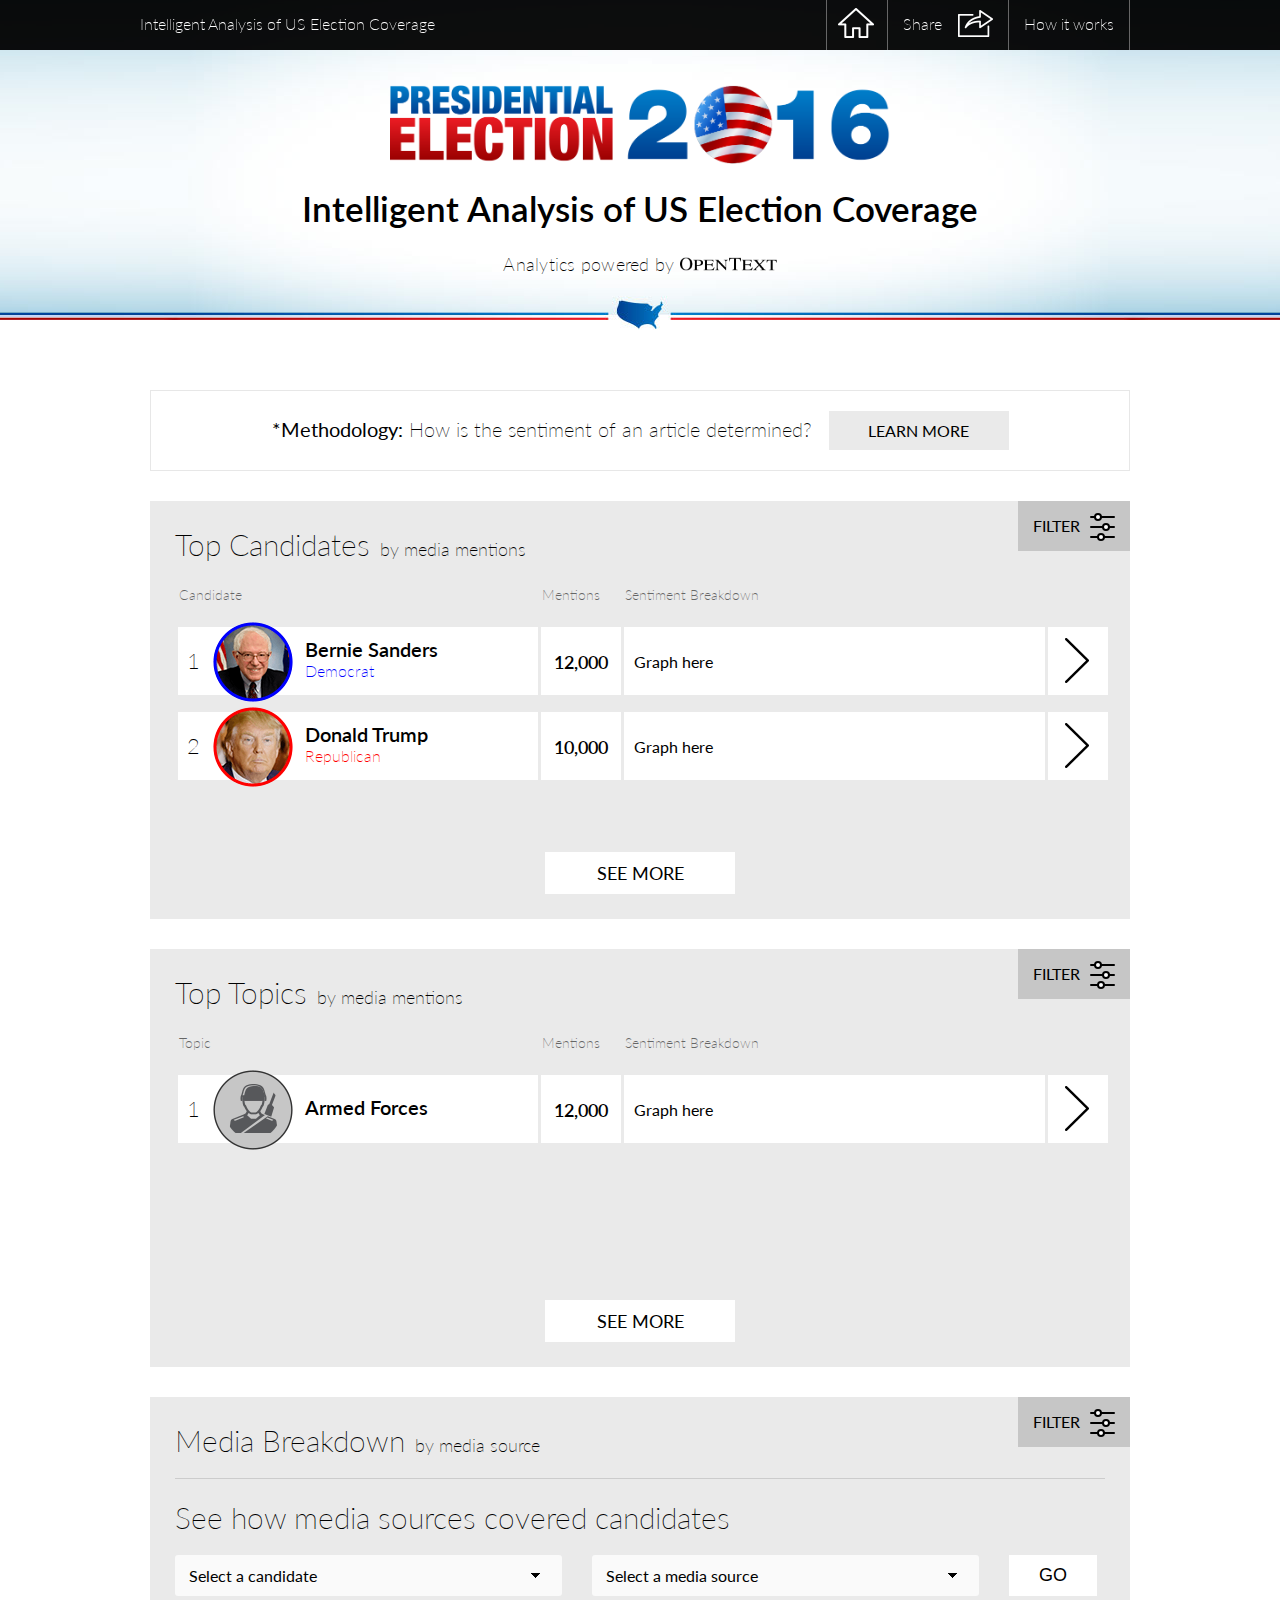
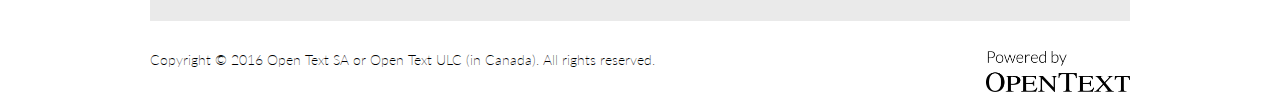
<file: Web UI/index.html>
<html>

<head>
	
	<title>Intelligent Media Analysis of US Election Coverage</title>
	
	<!-- Web Fonts -->
	<link href='https://fonts.googleapis.com/css?family=Lato:400,300,700,900' rel='stylesheet' type='text/css'>
	
	<!-- Scripts-->
	<script language="javascript" type="text/javascript" src="js/jquery-1.9.1.min.js"></script>
	<script language="javascript" type="text/javascript" src="js/jquery.idle-timer.js"></script>
	<script language="javascript" type="text/javascript" src="js/featherlight.min.js"></script>
	<script language="javascript" type="text/javascript" src="js/functions.js"></script>
	<script type="text/javascript" src="js/indexjsapiload.js"></script>
	<script type="text/javascript" src="http://ot-election-ihub1.eastus.cloudapp.azure.com:8700/iportal/jsapi"></script>
	
	<!-- Stylesheets -->
	<link rel="stylesheet" href="css/styles.css" type="text/css" />
	<link rel="stylesheet" href="css/featherlight.css" type="text/css" />
	
</head>


<body class="home">
	
	<!-- Sticky Header -->
	<div id="menuHeader">
		<div class="headerWrapper">
			<ul id="menu">
				<li><a href="index.html" class="home"></a></li>
				<li>
					<a href="#/" class="share">Share</a>
					<span id="shareIcons">
						<a href="#/" class="shareIcon twitter"></a>
						<a href="#/" class="shareIcon facebook"></a>
						<a href="#/" class="shareIcon google"></a>
						<a href="#/" class="shareIcon linkedin"></a>
						<a href="#/" class="shareIcon email"></a>
					</span>
				</li>
				<li><a href="#/" class="howitworks">How it works</a></li>
			</ul>
			<img src="img/presidential-election-heading.png" alt="2016 Presidental Election" width="160" height="25" />&nbsp;<h4>Intelligent Analysis of US Election Coverage</h4>
		</div>
	</div>
	
	<!-- Wrapper to center all content -->
	<div class="contentWrapper">
	
		<!-- Front Door -->
		<div id="frontdoor">
			<img src="img/presidential-election-heading.png" alt="Presidential Election 2016" width="500" height="79"/>
			<h1>Intelligent Analysis of US Election Coverage</h1>
			<span>Analytics powered by&nbsp;<img src="img/opentext-logo.png" alt="OpenText™" width="97" height="14"/></span>
		</div>
		
		<!-- Key Stats -->
		<div id="keyStats" class="clearfix">
		</div>
		
		<!-- Methology Call Out -->
		<div id="methodology">
		<span><strong>*Methodology:</strong> How is the sentiment of an article determined?</span>&nbsp;&nbsp;&nbsp;<a href="#/">Learn More</a>
		</div>
		
		<!-- Top Candidates -->
		<div id="topCandidates" class="module">
			<h2>Top Candidates</h2><h3>by media mentions</h3>
			
			<!-- Filter Button -->
			<a id="topCandidatesFilter" href="#/" class="filterButton">
				<span class="textLabel">FILTER</span>
				<span class="filterIcon">
					<span class="line"></span>
					<span class="circle"></span>
					<span class="line"></span>
					<span class="circle"></span>
					<span class="line"></span>
					<span class="circle"></span>
				</span>
			</a>
			
			<!-- Filter Pane -->
			<div class="filterPane">
				<h5>Filters</h5>
				
				<h6>Candidates</h6>
				<ul class="clearfix">
				  <li>
				  	<input type="radio" id="candidates-partyShowAll" name="candidates-filterByParty" value="showall" checked>
				  	<label for="candidates-partyShowAll">Show All</label>
				  	<div class="check"></div>
				  </li>
				  <li>
				  	<input type="radio" id="candidates-partyDemocrats" name="candidates-filterByParty" value="democrats">
				  	<label for="candidates-partyDemocrats">Democrats</label>
				  	<div class="check democrat"></div>
				  </li>
				  
				  <li>
				    <input type="radio" id="candidates-partyRepublicans" name="candidates-filterByParty" value="republicans">
				    <label for="candidates-partyRepublicans">Republicans</label>
				    <div class="check"></div>
				  </li>
				</ul>
				
				<h6>Media Sentiment</h6>
				<ul class="clearfix">
				  <li>
				  	<input type="radio" id="candidates-sentimentShowAll" name="candidates-filterBySentiment" value="showall" checked>
				  	<label for="candidates-sentimentShowAll">Show All</label>
				  	<div class="check"></div>
				  </li>
				  <li>
				  	<input type="radio" id="candidates-sentimentPositive" name="candidates-filterBySentiment" value="negative">
				  	<label for="candidates-sentimentPositive">Positive mentions only</label>
				  	<div class="check"></div>
				  </li>
				  
				  <li>
				    <input type="radio" id="candidates-sentimentNegative" name="candidates-filterBySentiment" value="positive">
				    <label for="candidates-sentimentNegative">Negative mentions only</label>
				    <div class="check"></div>
				  </li>
				</ul>
				
				<h5>Sort By</h5>
				<ul class="clearfix">
				  <li>
				  	<input type="radio" id="candidates-sortDesc" name="candidates-sortBy" value="descending" checked>
				  	<label for="candidates-sortDesc">Descending</label>
				  	<div class="check"></div>
				  </li>
				  <li>
				  	<input type="radio" id="candidates-sortAsc" name="candidates-sortBy" value="ascending">
				  	<label for="candidates-sortAsc">Ascending</label>
				  	<div class="check"></div>
				  </li>
				</ul>
				
			</div> <!-- End Filter Pane -->
			
			<!-- Analytic Container -->
			<div class="analyticContainer">
				
				<!-- Table Mock up -->
				<table>
				
					<col width="360"> <col width="80"> <col width="421"> <col width="60">
					
					<thead>
				    	<tr>
							<th>Candidate</th>
							<th>Mentions</th>
							<th>Sentiment Breakdown</th>
							<th></th>
				    	</tr>
				  	</thead>
				  	
				  	<tbody>
				    	<tr data-string="bernie-sanders">
							<td>
								<span class="ranking">1</span>
								<img src="img/profile-bernie-sanders-small.png" alt="Candidate Picture" />
								<span class="nameContainer">
									<span class="candidate">Bernie Sanders</span>
									<span class="party democrat">Democrat</span>
								</span>
						  	</td>
				      
						  	<td>12,000</td>
				      
					  		<td>Graph here</td>
				      		
				      		<td>
				      		</td>
				    	</tr>
				    	
				    	<tr data-string="donald-trump">
							<td>
								<span class="ranking">2</span>
								<img src="img/profile-donald-trump-small.png" alt="Candidate Picture" />
								<span class="nameContainer">
									<span class="candidate">Donald Trump</span>
									<span class="party republican">Republican</span>
								</span>
						  	</td>
				      
						  	<td>10,000</td>
				      
					  		<td>Graph here</td>
				      		
				      		<td>
				      		</td>
				    	</tr>

				    	
					</tbody>
				</table>
				
			</div>
			
			<!-- See More -->
			<a href="#/" class="seeMoreButton">SEE MORE</a>
			
		</div>
		
		<!-- Top Topics -->
		<div id="topTopics" class="module">
			<h2>Top Topics</h2><h3>by media mentions</h3>
			
			<!-- Filter Button -->
			<a id="topTopicsFilter" href="#/" class="filterButton">
				<span class="textLabel">FILTER</span>
				<span class="filterIcon">
					<span class="line"></span>
					<span class="circle"></span>
					<span class="line"></span>
					<span class="circle"></span>
					<span class="line"></span>
					<span class="circle"></span>
				</span>
			</a>
			
			<!-- Filter Pane -->
			<div class="filterPane">
				<h5>Filters</h5>
				
				<h6>Media Sentiment</h6>
				<ul class="clearfix">
				  <li>
				  	<input type="radio" id="topics-sentimentShowAll" name="topics-filterBySentiment" value="showall" checked>
				  	<label for="topics-sentimentShowAll">Show All</label>
				  	<div class="check"></div>
				  </li>
				  <li>
				  	<input type="radio" id="topics-sentimentPositive" name="topics-filterBySentiment" value="negative">
				  	<label for="topics-sentimentPositive">Positive mentions only</label>
				  	<div class="check"></div>
				  </li>
				  
				  <li>
				    <input type="radio" id="topics-sentimentNegative" name="topics-filterBySentiment" value="positive">
				    <label for="topics-sentimentNegative">Negative mentions only</label>
				    <div class="check"></div>
				  </li>
				</ul>
				
				<h5>Sort By</h5>
				<ul class="clearfix">
				  <li>
				  	<input type="radio" id="topics-sortDesc" name="topics-sortBy" value="descending" checked>
				  	<label for="topics-sortDesc">Descending</label>
				  	<div class="check"></div>
				  </li>
				  <li>
				  	<input type="radio" id="topics-sortAsc" name="topics-sortBy" value="ascending">
				  	<label for="topics-sortAsc">Ascending</label>
				  	<div class="check"></div>
				  </li>
				</ul>
				
			</div> <!-- End Filter Pane -->
			
			<!-- Analytic Container -->
			<div class="analyticContainer">
				
				<!-- Table Mock up -->
				<table>
				
					<col width="360"> <col width="80"> <col width="421"> <col width="60">
					
					<thead>
				    	<tr>
							<th>Topic</th>
							<th>Mentions</th>
							<th>Sentiment Breakdown</th>
							<th></th>
				    	</tr>
				  	</thead>
				  	
				  	<tbody>
				    	<tr data-string="armed-forces">
							<td>
								<span class="ranking">1</span>
								<img src="img/icon-armed-forces-small.png" alt="Topic Icon" />
								<span class="topicContainer">
									<span class="topic">Armed Forces</span>
								</span>
						  	</td>
				      
						  	<td>12,000</td>
				      
					  		<td>Graph here</td>
				      		
				      		<td>
				      		</td>
				    	</tr>
					</tbody>
				</table>
				
			</div>
			
			<!-- See More -->
			<a href="#/" class="seeMoreButton">SEE MORE</a>
			
		</div>
		
		<!-- Top Media Sources -->
		<div id="topMedia" class="module">
			<h2>Media Breakdown</h2><h3>by media source</h3>
			
			<!-- Filter Button -->
			<a id="topMediaFilter" href="#/" class="filterButton">
				<span class="textLabel">FILTER</span>
				<span class="filterIcon">
					<span class="line"></span>
					<span class="circle"></span>
					<span class="line"></span>
					<span class="circle"></span>
					<span class="line"></span>
					<span class="circle"></span>
				</span>
			</a>
			
			<!-- Filter Pane -->
			<div class="filterPane">
				<h5>Filters</h5>
				
				<h6>Media Sentiment</h6>
				<ul class="clearfix">
				  <li>
				  	<input type="radio" id="media-sentimentShowAll" name="media-filterBySentiment" value="showall" checked>
				  	<label for="media-sentimentShowAll">Show All</label>
				  	<div class="check"></div>
				  </li>
				  <li>
				  	<input type="radio" id="media-sentimentPositive" name="media-filterBySentiment" value="negative">
				  	<label for="media-sentimentPositive">Positive mentions only</label>
				  	<div class="check"></div>
				  </li>
				  
				  <li>
				    <input type="radio" id="media-sentimentNegative" name="media-filterBySentiment" value="positive">
				    <label for="media-sentimentNegative">Negative mentions only</label>
				    <div class="check"></div>
				  </li>
				</ul>
				
				<h5>Sort By</h5>
				<ul class="clearfix">
				  <li>
				  	<input type="radio" id="media-sortDesc" name="media-sortBy" value="descending" checked>
				  	<label for="media-sortDesc">Descending</label>
				  	<div class="check"></div>
				  </li>
				  <li>
				  	<input type="radio" id="media-sortAsc" name="media-sortBy" value="ascending">
				  	<label for="media-sortAsc">Ascending</label>
				  	<div class="check"></div>
				  </li>
				</ul>
				
			</div> <!-- End Filter Pane -->
			
			<!-- Analytic Container -->
			<div id="MediaBreakdown">
				
			</div>
			
			<hr />
			
			<h2>See how media sources covered candidates</h2>
			
			<form id="candidatesByMediaSource" action="" method="post">
			
				<div class="select-style">
				  	<select>
					  	<option selected disabled>Select a candidate</option>
					  	<option value="Ben Carson">			Ben Carson</option>
						<option value="Bernie Sanders">		Bernie Sanders</option>
						<option value="Bobby Jindal">		Bobby Jindal</option>
						<option value="Carly Fiorina">		Carly Fiorina</option>
						<option value="Chris Christie">		Chris Christie</option>
						<option value="HDonald Trump">		Donald Trump</option>
						<option value="Elizabeth Warren">	Elizabeth Warren</option>
						<option value="George Patakin">		George Pataki</option>
						<option value="Hillary Clinton">	Hillary Clinton</option>
						<option value="Jeb Bush">			Jeb Bush</option>
						<option value="Jim Gilmore">		Jim Gilmore</option>
						<option value="Jim Webb">			Jim Webb</option>
						<option value="Joseph Biden">		Joseph Biden</option>
						<option value="John Kasich">		John Kasich</option>
						<option value="John Kasich">		Lawrence Lessig</option>
						<option value="Lawrence Lessig">	Lincoln Chafee</option>
						<option value="Lincoln Chafee">		Lindsey Graham</option>
						<option value="Marco Rubio">		Marco Rubio</option>
						<option value="Martin O'Malley">	Martin O'Malley</option>
						<option value="Mike Huckabee">		Mike Huckabee</option>
						<option value="Mitt Romney">		Mitt Romney</option>
						<option value="Rand Paul">			Rand Paul</option>
						<option value="Rick Perry">			Rick Perry</option>
						<option value="Rick Santorum">		Rick Santorum</option>
						<option value="Scott Walker">		Scott Walker</option>
						<option value="Ted Cruz">			Ted Cruz</option>
				  	</select>
				</div>
				
				<div class="select-style">
				  <select>
					<option selected disabled>Select a media source</option>
				    <option value="FOX News">FOX News</option>
				    <option value="BBC">BBC</option>
				    <option value="CNN">CNN</option>
				    <option value="New York Times"> New York Times</option>
				  </select>
				</div>
				
				<button class="goButton" type="submit" value="Submit"/>Go</button>
				
			</form>
			
			
			
		</div>
		
		<!-- Footer -->
		<div id="footer">
			
			<!-- Left -->
			<div id="copyright">	
				Copyright &copy; 2016 Open Text SA or Open Text ULC (in Canada). All rights reserved.
			</div>
			
			<!-- Powered by OpenText -->
			<div id="poweredBy">
				<img src="img/powered-by-opentext.png" alt="Powered by OpenText" width="144" height="41"/>
			</div>
			
			
		</div>
		
	</div>
	<!-- End wrapper -->
	

</body>

</html>
</file>
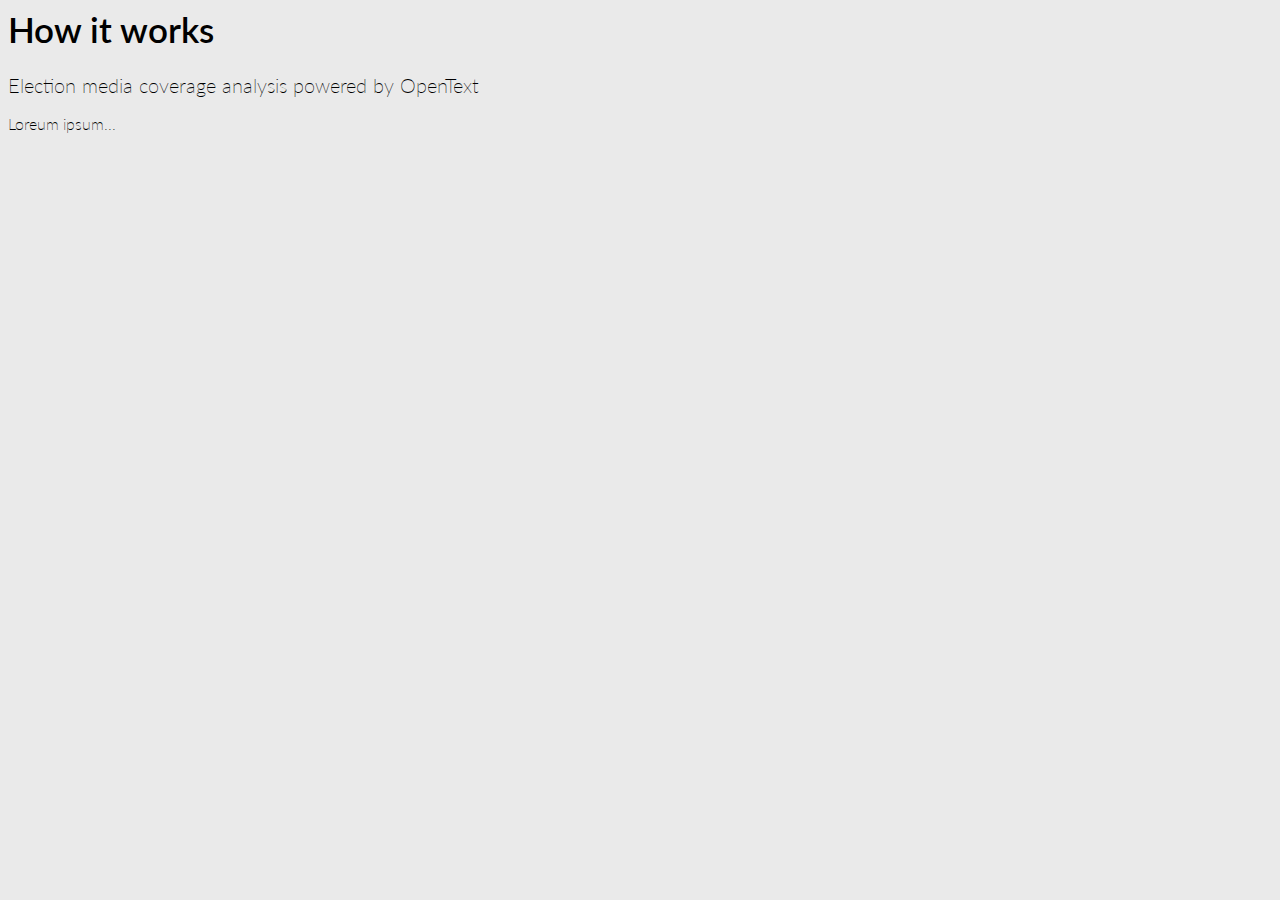
<file: Web UI/howitworks.html>
<html>

<head>
<title>How It Works</title>

	<!-- Web Fonts -->
	<link href='https://fonts.googleapis.com/css?family=Lato:400,300,700,900' rel='stylesheet' type='text/css'>

<style>
	
	body {
		background-color: #eaeaea;
		font-family: 'Lato', sans-serif;
	}
	
	h1 {
		font-size: 35px;
		font-weight: 600;
	}
	
	h2 {
		font-size: 20px;
		font-weight: 200;
	}
	
	p {
		font-weight: 200;
		font-size: 16px;
	}
	
</style>

</head>

<body>
	
	<h1>How it works</h1>
	<h2>Election media coverage analysis powered by OpenText</h2>
	
	<p>Loreum ipsum...</p>

</body>

</html>
</file>
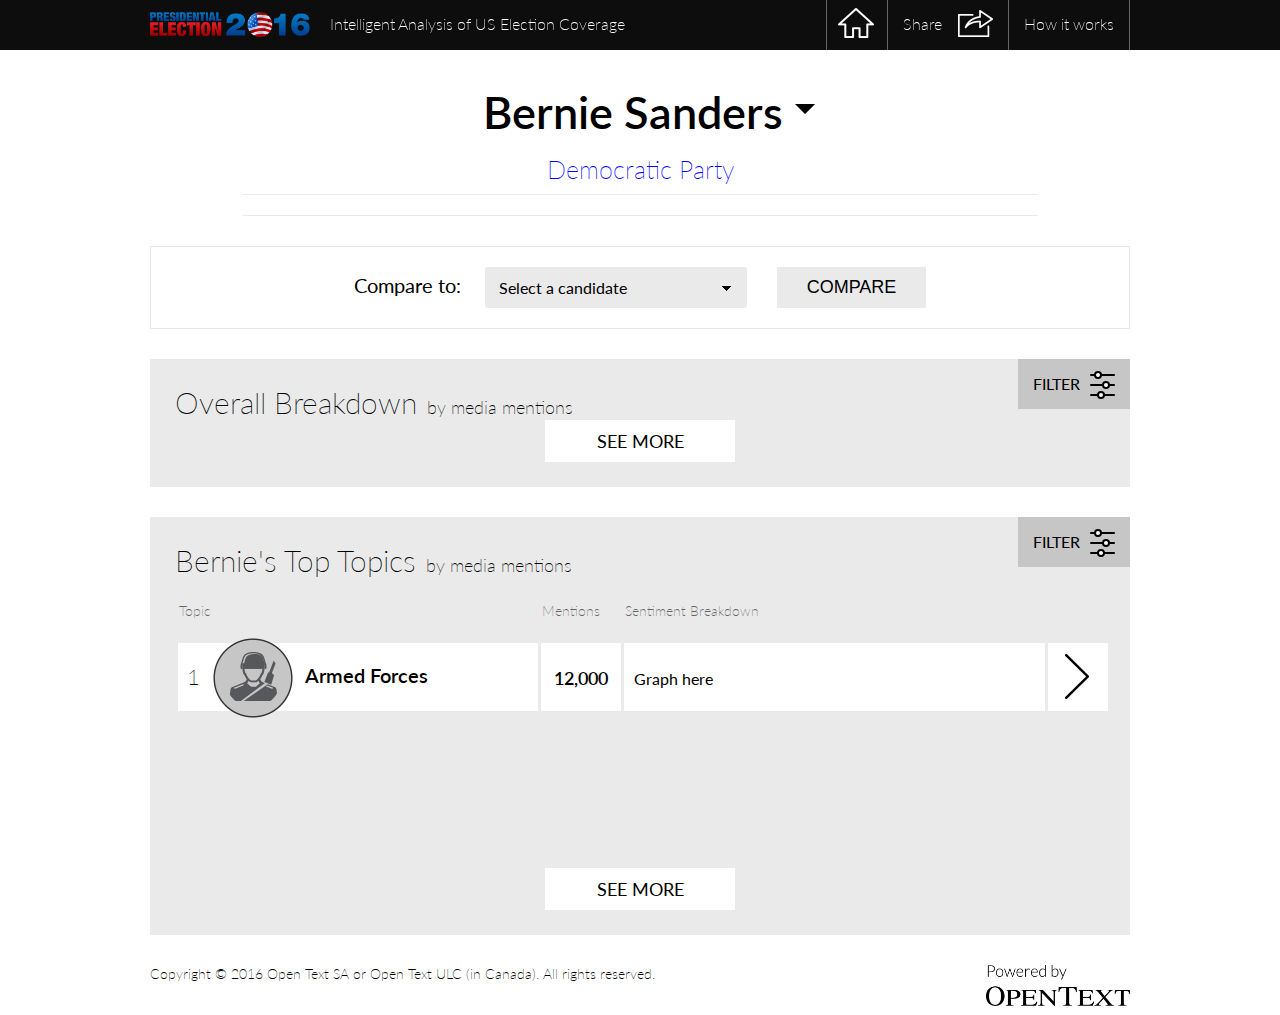
<file: Web UI/profile.html>
<html>

<head>
	
	<title>Intelligent Media Analysis of US Election Coverage</title>
	
	<!-- Web Fonts -->
	<link href='https://fonts.googleapis.com/css?family=Lato:400,300,700,900' rel='stylesheet' type='text/css'>
	
	<!-- Scripts-->
	<script language="javascript" type="text/javascript" src="js/jquery-1.9.1.min.js"></script>
	<script language="javascript" type="text/javascript" src="js/jquery.idle-timer.js"></script>
	<script language="javascript" type="text/javascript" src="js/featherlight.min.js"></script>
	<script language="javascript" type="text/javascript" src="js/functions.js"></script>
	<script type="text/javascript" src="js/profilejsapiload.js"></script>
	<script type="text/javascript" src="http://ot-election-ihub1.eastus.cloudapp.azure.com:8700/iportal/jsapi"></script>
	
	<!-- Share This -->
	<script type="text/javascript">var switchTo5x=true;</script>
	<script type="text/javascript" src="http://w.sharethis.com/button/buttons.js"></script>
	<script type="text/javascript">stLight.options({publisher: "b9262918-17a9-4cf2-a1be-bd5d5f73fb6f", doNotHash: false, doNotCopy: false, hashAddressBar: false});</script>
	
	
	<!-- Stylesheets -->
	<link rel="stylesheet" href="css/styles.css" type="text/css" />
	<link rel="stylesheet" href="css/featherlight.css" type="text/css" />
	
</head>


<body class="profile interior bernie-sanders">
	
	<!-- Candidate / Topic Overlay Menu -->
	<div id="profileTopicMenu">
		
		<!-- Close Button -->
		<a href="#/" class="overlayCloseButton">
			<span></span>
			<span></span>
		</a>
	
		<div id="menuContainer">
			<!-- Col 1 -->
			<ul>
			<li><a href="profile.html"><img src="img/profile-ben-carson-small.png" alt="" />Ben Carson</a></li>
			<li><a href="profile.html"><img src="img/profile-bernie-sanders-small.png" alt="" />Bernie Sanders</a></li>
			<li><a href="profile.html"><img src="img/profile-bobby-jindal-small.png" alt="" />Bobby Jindal</a></li>
			<li><a href="profile.html"><img src="img/profile-carly-fiorina-small.png" alt="" />Carly Fiorina</a></li>
			<li><a href="profile.html"><img src="img/profile-chris-christie-small.png" alt="" />Chris Christie </a></li>
			<li><a href="profile.html"><img src="img/profile-donald-trump-small.png" alt="" />Donald Trump</a></li>
			<li><a href="profile.html"><img src="img/profile-elizabeth-warren-small.png" alt="" />Elizabeth Warren</a></li>
			<li><a href="profile.html"><img src="img/profile-george-pataki-small.png" alt="" />George Pataki</a></li>
			<li><a href="profile.html"><img src="img/profile-hillary-clinton-small.png" alt="" />Hillary Clinton</a></li>
			<li><a href="profile.html"><img src="img/profile-jeb-bush-small.png" alt="" />Jeb Bush</a></li>
			<li><a href="profile.html"><img src="img/profile-jim-gilmore-small.png" alt="" />Jim Gilmore</a></li>
			<li><a href="profile.html"><img src="img/profile-jim-webb-small.png" alt="" />Jim Webb</a></li>
			<li><a href="profile.html"><img src="img/profile-joesph-biden-small.png" alt="" />Joseph Biden</a></li>
			</ul>
			
			<!-- Col 2 -->
			<ul>
			<li><a href="profile.html"><img src="img/profile-john-kasich-small.png" alt="" />John Kasich</a></li>
			<li><a href="profile.html"><img src="img/profile-joesph-biden-small.png" alt="" />Lawrence Lessig</a></li>
			<li><a href="profile.html"><img src="img/profile-lincoln-chafee-small.png" alt="" />Lincoln Chafee </a></li>
			<li><a href="profile.html"><img src="img/profile-lindsey-graham-small.png" alt="" />Lindsey Graham</a></li>
			<li><a href="profile.html"><img src="img/profile-marco-rubio-small.png" alt="" />Marco Rubio </a></li>
			<li><a href="profile.html"><img src="img/profile-martin-omalley-small.png" alt="" />Martin O'Malley</a></li>
			<li><a href="profile.html"><img src="img/profile-mike-huckabee-small.png" alt="" />Mike Huckabee</a></li>
			<li><a href="profile.html"><img src="img/profile-mitt-romney-small.png" alt="" />Mitt Romney</a></li>
			<li><a href="profile.html"><img src="img/profile-rand-paul-small.png" alt="" />Rand Paul</a></li>
			<li><a href="profile.html"><img src="img/profile-rick-perry-small.png" alt="" />Rick Perry</a></li>
			<li><a href="profile.html"><img src="img/profile-rick-santorum-small.png" alt="" />Rick Santorum</a></li>
			<li><a href="profile.html"><img src="img/profile-scott-walker-small.png" alt="" />Scott Walker</a></li>
			<li><a href="profile.html"><img src="img/profile-ted-cruz-small.png" alt="" />Ted Cruz</a></li>
			</ul>
		</div>
		
	</div><!-- End Overlay Menu -->
	
	<!-- Sticky Header -->
	<div id="menuHeader">
		<div class="headerWrapper">
			<ul id="menu">
				<li><a href="index.html" class="home"></a></li>
				<li>
					<a href="#/" class="share">Share</a>
					<span id="shareIcons">
						<a href="#/" class="shareIcon twitter"></a>
						<a href="#/" class="shareIcon facebook"></a>
						<a href="#/" class="shareIcon google"></a>
						<a href="#/" class="shareIcon linkedin"></a>
						<a href="#/" class="shareIcon email"></a>
					</span>
				</li>
				<li><a href="#/" class="howitworks">How it works</a></li>
			</ul>
			<img src="img/presidential-election-heading.png" alt="2016 Presidental Election" width="160" height="25" />&nbsp;<h4>Intelligent Analysis of US Election Coverage</h4>
		</div>
	</div>
	
	<!-- Wrapper to center all content -->
	<div class="contentWrapper">
	
		<!-- Front Door -->
		<div id="profileFrontdoor">

			<!-- Heading -->
		    <h1>Bernie Sanders</h1>
		    <span class="democrat partyTitle">Democratic Party</span>
			
		</div>
		
		<!-- Key Stats -->
		<div id="keyStats" class="clearfix">
			<div id="candidateStats" style="width: 775px; margin: 0 auto 0 auto;">
			</div>
		</div>
		
		<!-- Methology Call Out -->
		<div id="compareTo">
			
			<span><strong>Compare to:</strong></span>&nbsp;&nbsp;&nbsp;
		
			<form id="compareCandidateForm" action="" method="post">
			
				<div class="select-compare-style">
				  <select>
					  	<option selected disabled>Select a candidate</option>
					  	<option value="Ben Carson">			Ben Carson</option>
						<option value="Bernie Sanders">		Bernie Sanders</option>
						<option value="Bobby Jindal">		Bobby Jindal</option>
						<option value="Carly Fiorina">		Carly Fiorina</option>
						<option value="Chris Christie">		Chris Christie</option>
						<option value="HDonald Trump">		Donald Trump</option>
						<option value="Elizabeth Warren">	Elizabeth Warren</option>
						<option value="George Patakin">		George Pataki</option>
						<option value="Hillary Clinton">	Hillary Clinton</option>
						<option value="Jeb Bush">			Jeb Bush</option>
						<option value="Jim Gilmore">		Jim Gilmore</option>
						<option value="Jim Webb">			Jim Webb</option>
						<option value="Joseph Biden">		Joseph Biden</option>
						<option value="John Kasich">		John Kasich</option>
						<option value="John Kasich">		Lawrence Lessig</option>
						<option value="Lawrence Lessig">	Lincoln Chafee</option>
						<option value="Lincoln Chafee">		Lindsey Graham</option>
						<option value="Marco Rubio">		Marco Rubio</option>
						<option value="Martin O'Malley">	Martin O'Malley</option>
						<option value="Mike Huckabee">		Mike Huckabee</option>
						<option value="Mitt Romney">		Mitt Romney</option>
						<option value="Rand Paul">			Rand Paul</option>
						<option value="Rick Perry">			Rick Perry</option>
						<option value="Rick Santorum">		Rick Santorum</option>
						<option value="Scott Walker">		Scott Walker</option>
						<option value="Ted Cruz">			Ted Cruz</option>
				  </select>
				</div>
				
				<button class="compareButton" type="submit" value="Submit"/>Compare</button>
				
			</form>
		
		</div>
		
		<!-- Top Candidates -->
		<div id="overallBreakdown" class="module">
			<h2>Overall Breakdown</h2><h3>by media mentions</h3>
			
			<!-- Filter Button -->
			<a id="topCandidatesFilter" href="#/" class="filterButton">
				<span class="textLabel">FILTER</span>
				<span class="filterIcon">
					<span class="line"></span>
					<span class="circle"></span>
					<span class="line"></span>
					<span class="circle"></span>
					<span class="line"></span>
					<span class="circle"></span>
				</span>
			</a>
			
			<!-- Filter Pane -->
			<div class="filterPane">
				<h5>Filters</h5>
				
				<h6>Media Source</h6>
				<div class="select-filter-style">
				  <select>
				    <option value="All">All Media Sources</option>
				    <option value="Fox News">FOX News</option>
				    <option value="BBC">BBC</option>
				    <option value="CNN">CNN</option>
				    <option value="New York Times"> New York Times</option>
				  </select>
				</div>
				
			</div> <!-- End Filter Pane -->
			
			<!-- Analytic Container -->
			<div id="MediaBreakdown">
								
			</div>
			
			<!-- See More -->
			<a href="#/" class="seeMoreButton">SEE MORE</a>
			
		</div>
		
		<!-- Top Topics -->
		<div id="topTopics" class="module">
			<h2>Bernie's Top Topics</h2><h3>by media mentions</h3>
			
			<!-- Filter Button -->
			<a id="topTopicsFilter" href="#/" class="filterButton">
				<span class="textLabel">FILTER</span>
				<span class="filterIcon">
					<span class="line"></span>
					<span class="circle"></span>
					<span class="line"></span>
					<span class="circle"></span>
					<span class="line"></span>
					<span class="circle"></span>
				</span>
			</a>
			
			<!-- Filter Pane -->
			<div class="filterPane">
				<h5>Filters</h5>
				
				<h6>Media Sentiment</h6>
				<ul class="clearfix">
				  <li>
				  	<input type="radio" id="topics-sentimentShowAll" name="topics-filterBySentiment" value="showall" checked>
				  	<label for="topics-sentimentShowAll">Show All</label>
				  	<div class="check"></div>
				  </li>
				  <li>
				  	<input type="radio" id="topics-sentimentPositive" name="topics-filterBySentiment" value="negative">
				  	<label for="topics-sentimentPositive">Positive mentions only</label>
				  	<div class="check"></div>
				  </li>
				  
				  <li>
				    <input type="radio" id="topics-sentimentNegative" name="topics-filterBySentiment" value="positive">
				    <label for="topics-sentimentNegative">Negative mentions only</label>
				    <div class="check"></div>
				  </li>
				</ul>
				
				<h5>Sort By</h5>
				<ul class="clearfix">
				  <li>
				  	<input type="radio" id="topics-sortDesc" name="topics-sortBy" value="descending" checked>
				  	<label for="topics-sortDesc">Descending</label>
				  	<div class="check"></div>
				  </li>
				  <li>
				  	<input type="radio" id="topics-sortAsc" name="topics-sortBy" value="ascending">
				  	<label for="topics-sortAsc">Ascending</label>
				  	<div class="check"></div>
				  </li>
				</ul>
				
			</div> <!-- End Filter Pane -->
			
			<!-- Analytic Container -->
			<div class="analyticContainer">
				
				<!-- Table Mock up -->
				<table>
				
					<col width="360"> <col width="80"> <col width="421"> <col width="60">
					
					<thead>
				    	<tr>
							<th>Topic</th>
							<th>Mentions</th>
							<th>Sentiment Breakdown</th>
							<th></th>
				    	</tr>
				  	</thead>
				  	
				  	<tbody>
				    	<tr data-string="armed-forces">
							<td>
								<span class="ranking">1</span>
								<img src="img/icon-armed-forces-small.png" alt="Topic Icon" />
								<span class="topicContainer">
									<span class="topic">Armed Forces</span>
								</span>
						  	</td>
				      
						  	<td>12,000</td>
				      
					  		<td>Graph here</td>
				      		
				      		<td>
				      		</td>
				    	</tr>
					</tbody>
				</table>
				
			</div>
			
			<!-- See More -->
			<a href="#/" class="seeMoreButton">SEE MORE</a>
			
		</div>
		
		
		<!-- Footer -->
		<div id="footer">
			
			<!-- Left -->
			<div id="copyright">	
				Copyright &copy; 2016 Open Text SA or Open Text ULC (in Canada). All rights reserved.
			</div>
			
			<!-- Powered by OpenText -->
			<div id="poweredBy">
				<img src="img/powered-by-opentext.png" alt="Powered by OpenText" width="144" height="41"/>
			</div>
			
			
		</div>
		
	</div>
	<!-- End wrapper -->
	

</body>

</html>
</file>
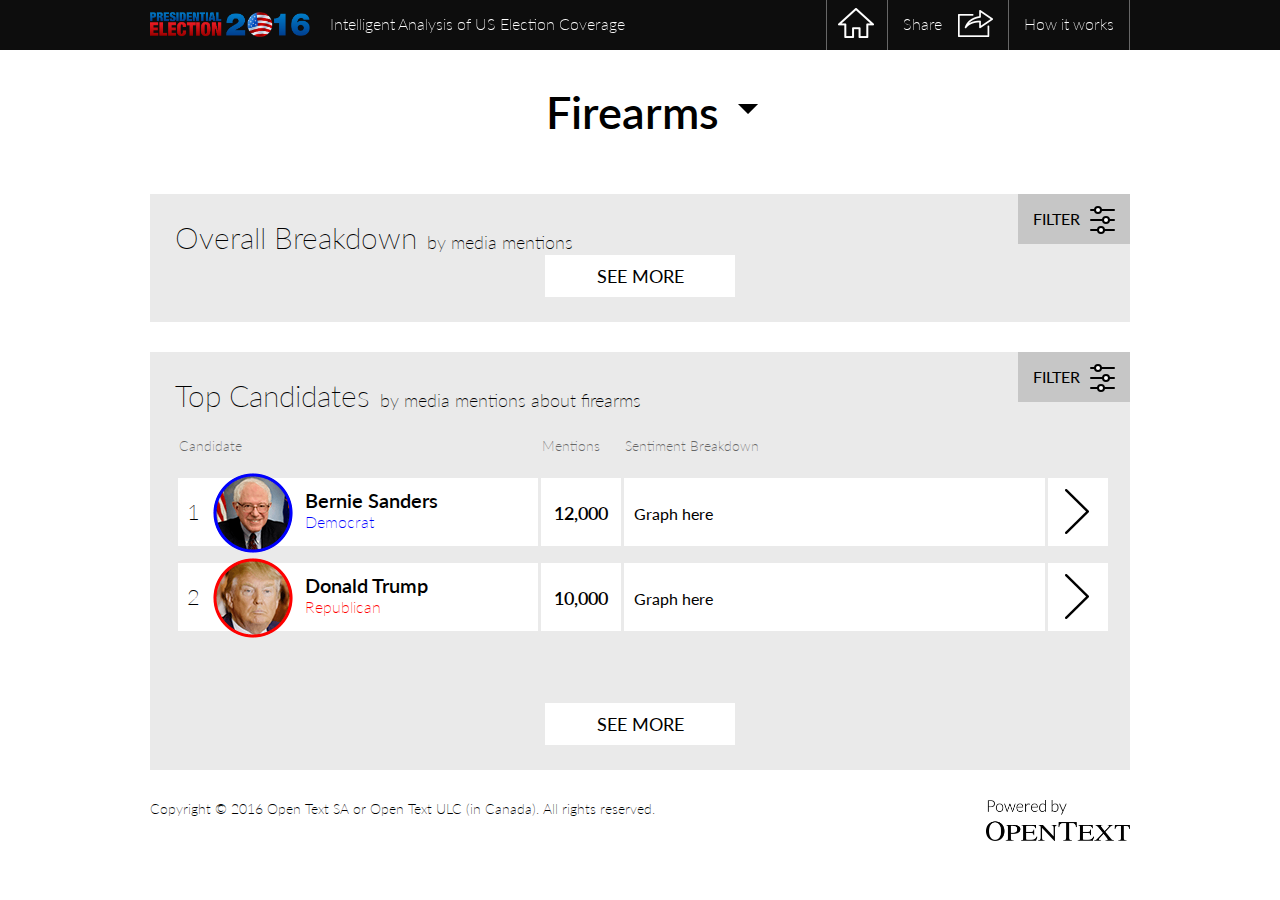
<file: Web UI/topic.html>
<html>

<head>
	
	<title>Intelligent Media Analysis of US Election Coverage</title>
	
	<!-- Web Fonts -->
	<link href='https://fonts.googleapis.com/css?family=Lato:400,300,700,900' rel='stylesheet' type='text/css'>
	
	<!-- Scripts-->
	<script language="javascript" type="text/javascript" src="js/jquery-1.9.1.min.js"></script>
	<script language="javascript" type="text/javascript" src="js/jquery.idle-timer.js"></script>
	<script language="javascript" type="text/javascript" src="js/featherlight.min.js"></script>
	<script language="javascript" type="text/javascript" src="js/functions.js"></script>
	<script type="text/javascript" src="js/topicjsapiload.js"></script>
	<script type="text/javascript" src="http://ot-election-ihub1.eastus.cloudapp.azure.com:8700/iportal/jsapi"></script>
	
	<!-- Share This -->
	<script type="text/javascript">var switchTo5x=true;</script>
	<script type="text/javascript" src="http://w.sharethis.com/button/buttons.js"></script>
	<script type="text/javascript">stLight.options({publisher: "b9262918-17a9-4cf2-a1be-bd5d5f73fb6f", doNotHash: false, doNotCopy: false, hashAddressBar: false});</script>
	
	
	<!-- Stylesheets -->
	<link rel="stylesheet" href="css/styles.css" type="text/css" />
	<link rel="stylesheet" href="css/featherlight.css" type="text/css" />
	
</head>


<body class="profile interior bernie-sanders">
	
	<!-- Candidate / Topic Overlay Menu -->
	<div id="profileTopicMenu">
		
		<!-- Close Button -->
		<a href="#/" class="overlayCloseButton">
			<span></span>
			<span></span>
		</a>
	
		<div id="menuContainer">
			<!-- Col 1 -->
			<ul>
			<li><a href="topics.html"><img src="img/icon-armed-forces-small.png" alt="" />		Armed Forces</a></li>
			<li><a href="topics.html"><img src="img/icon-civil-rights-small.png" alt="" />		Civil Rights</a></li>
			<li><a href="topics.html"><img src="img/icon-crime-small.png" alt="" />				Crim</a></li>
			<li><a href="topics.html"><img src="img/icon-economic-policy-small.png" alt="" />	Economic Policy</a></li>
			<li><a href="topics.html"><img src="img/icon-firearms-small.png" alt="" />			Firearms</a></li>
			<li><a href="topics.html"><img src="img/icon-healthcare-small.png" alt="" />		Healthcare</a></li>
			<li><a href="topics.html"><img src="img/icon-laws-small.png" alt="" />				Laws</a></li>
			<li><a href="topics.html"><img src="img/icon-national-security-small.png" alt="" />	National Security</a></li>
			</ul>
			
			<!-- Col 2 -->
			<ul>
			<li><a href="topics.html"><img src="img/icon-police-small.png" alt="" />			Police</a></li>
			<li><a href="topics.html"><img src="img/icon-punishment-small.png" alt="" />		Punishment</a></li>
			<li><a href="topics.html"><img src="img/icon-school-small.png" alt="" />			Education</a></li>
			<li><a href="topics.html"><img src="img/icon-terrorism-small.png" alt="" />			Terrorism</a></li>
			<li><a href="topics.html"><img src="img/icon-violence-small.png" alt="" />			Violence</a></li>
			<li><a href="topics.html"><img src="img/icon-war-small.png" alt="" />				War</a></li>
			<li><a href="topics.html"><img src="img/icon-women-small.png" alt="" />				Women</a></li>
			</ul>
		</div>
		
	</div><!-- End Overlay Menu -->
	
	<!-- Sticky Header -->
	<div id="menuHeader">
		<div class="headerWrapper">
			<ul id="menu">
				<li><a href="index.html" class="home"></a></li>
				<li>
					<a href="#/" class="share">Share</a>
					<span id="shareIcons">
						<a href="#/" class="shareIcon twitter"></a>
						<a href="#/" class="shareIcon facebook"></a>
						<a href="#/" class="shareIcon google"></a>
						<a href="#/" class="shareIcon linkedin"></a>
						<a href="#/" class="shareIcon email"></a>
					</span>
				</li>
				<li><a href="#/" class="howitworks">How it works</a></li>
			</ul>
			<img src="img/presidential-election-heading.png" alt="2016 Presidental Election" width="160" height="25" />&nbsp;<h4>Intelligent Analysis of US Election Coverage</h4>
		</div>
	</div>
	
	<!-- Wrapper to center all content -->
	<div class="contentWrapper">
	
		<!-- Front Door -->
		<div id="profileFrontdoor">

			<!-- Heading -->
		    <h1>Firearms</h1>
	
		</div>
		
		<!-- Key Stats -->
		<div id="keyStats" class="clearfix">
			
			<div id ="topicStats" style="width: 775px; margin: 0 auto 0 auto;">
			
			</div>
		
		</div>
		
		<!-- Top Candidates -->
		<div id="overallBreakdown" class="module">
			<h2>Overall Breakdown</h2><h3>by media mentions</h3>
			
			<!-- Filter Button -->
			<a id="topCandidatesFilter" href="#/" class="filterButton">
				<span class="textLabel">FILTER</span>
				<span class="filterIcon">
					<span class="line"></span>
					<span class="circle"></span>
					<span class="line"></span>
					<span class="circle"></span>
					<span class="line"></span>
					<span class="circle"></span>
				</span>
			</a>
			
			<!-- Filter Pane -->
			<div class="filterPane">
				<h5>Filters</h5>
				
				<h6>Media Source</h6>
				<div class="select-filter-style">
				  <select>
				    <option value="All">All Media Sources</option>
				    <option value="Fox News">FOX News</option>
				    <option value="BBC">BBC</option>
				    <option value="CNN">CNN</option>
				    <option value="New York Times"> New York Times</option>
				  </select>
				</div>
				
			</div> <!-- End Filter Pane -->
			
			<!-- Analytic Container -->
			<div id="MediaBreakdown">
								
			</div>
			
			<!-- See More -->
			<a href="#/" class="seeMoreButton">SEE MORE</a>
			
		</div>
		
		<!-- Top Candidates -->
		<div id="topCandidates" class="module">
			<h2>Top Candidates</h2><h3>by media mentions about firearms</h3>
			
			<!-- Filter Button -->
			<a id="topCandidatesFilter" href="#/" class="filterButton">
				<span class="textLabel">FILTER</span>
				<span class="filterIcon">
					<span class="line"></span>
					<span class="circle"></span>
					<span class="line"></span>
					<span class="circle"></span>
					<span class="line"></span>
					<span class="circle"></span>
				</span>
			</a>
			
			<!-- Filter Pane -->
			<div class="filterPane">
				<h5>Filters</h5>
				
				<h6>Candidates</h6>
				<ul class="clearfix">
				  <li>
				  	<input type="radio" id="candidates-partyShowAll" name="candidates-filterByParty" value="showall" checked>
				  	<label for="candidates-partyShowAll">Show All</label>
				  	<div class="check"></div>
				  </li>
				  <li>
				  	<input type="radio" id="candidates-partyDemocrats" name="candidates-filterByParty" value="democrats">
				  	<label for="candidates-partyDemocrats">Democrats</label>
				  	<div class="check democrat"></div>
				  </li>
				  
				  <li>
				    <input type="radio" id="candidates-partyRepublicans" name="candidates-filterByParty" value="republicans">
				    <label for="candidates-partyRepublicans">Republicans</label>
				    <div class="check"></div>
				  </li>
				</ul>
				
				<h6>Media Sentiment</h6>
				<ul class="clearfix">
				  <li>
				  	<input type="radio" id="candidates-sentimentShowAll" name="candidates-filterBySentiment" value="showall" checked>
				  	<label for="candidates-sentimentShowAll">Show All</label>
				  	<div class="check"></div>
				  </li>
				  <li>
				  	<input type="radio" id="candidates-sentimentPositive" name="candidates-filterBySentiment" value="negative">
				  	<label for="candidates-sentimentPositive">Positive mentions only</label>
				  	<div class="check"></div>
				  </li>
				  
				  <li>
				    <input type="radio" id="candidates-sentimentNegative" name="candidates-filterBySentiment" value="positive">
				    <label for="candidates-sentimentNegative">Negative mentions only</label>
				    <div class="check"></div>
				  </li>
				</ul>
				
				<h5>Sort By</h5>
				<ul class="clearfix">
				  <li>
				  	<input type="radio" id="candidates-sortDesc" name="candidates-sortBy" value="descending" checked>
				  	<label for="candidates-sortDesc">Descending</label>
				  	<div class="check"></div>
				  </li>
				  <li>
				  	<input type="radio" id="candidates-sortAsc" name="candidates-sortBy" value="ascending">
				  	<label for="candidates-sortAsc">Ascending</label>
				  	<div class="check"></div>
				  </li>
				</ul>
				
			</div> <!-- End Filter Pane -->
			
			<!-- Analytic Container -->
			<div class="analyticContainer">
				
				<!-- Table Mock up -->
				<table>
				
					<col width="360"> <col width="80"> <col width="421"> <col width="60">
					
					<thead>
				    	<tr>
							<th>Candidate</th>
							<th>Mentions</th>
							<th>Sentiment Breakdown</th>
							<th></th>
				    	</tr>
				  	</thead>
				  	
				  	<tbody>
				    	<tr data-string="bernie-sanders">
							<td>
								<span class="ranking">1</span>
								<img src="img/profile-bernie-sanders-small.png" alt="Candidate Picture" />
								<span class="nameContainer">
									<span class="candidate">Bernie Sanders</span>
									<span class="party democrat">Democrat</span>
								</span>
						  	</td>
				      
						  	<td>12,000</td>
				      
					  		<td>Graph here</td>
				      		
				      		<td>
				      		</td>
				    	</tr>
				    	
				    	<tr data-string="donald-trump">
							<td>
								<span class="ranking">2</span>
								<img src="img/profile-donald-trump-small.png" alt="Candidate Picture" />
								<span class="nameContainer">
									<span class="candidate">Donald Trump</span>
									<span class="party republican">Republican</span>
								</span>
						  	</td>
				      
						  	<td>10,000</td>
				      
					  		<td>Graph here</td>
				      		
				      		<td>
				      		</td>
				    	</tr>

				    	
					</tbody>
				</table>
				
			</div>
			
			<!-- See More -->
			<a href="#/" class="seeMoreButton">SEE MORE</a>
			
		</div>
		
		
		<!-- Footer -->
		<div id="footer">
			
			<!-- Left -->
			<div id="copyright">	
				Copyright &copy; 2016 Open Text SA or Open Text ULC (in Canada). All rights reserved.
			</div>
			
			<!-- Powered by OpenText -->
			<div id="poweredBy">
				<img src="img/powered-by-opentext.png" alt="Powered by OpenText" width="144" height="41"/>
			</div>
			
		</div>
		
	</div>
	<!-- End wrapper -->

</body>

</html>
</file>
<file: Web UI/css/styles.css>
html {
	margin: 0;
	padding: 0;
}

body {
	font-family: 'Lato', sans-serif;
	color: #000000;
	background: #FFFFFF;
	margin: 0 0 25px 0;
	padding-right:0px !important;
	margin-right:0px !important;
	padding: 0;
	text-align: center;
	background-color: #FFFFFF;
}

body.home {
	background: url('../img/header-bg.jpg') center top no-repeat;
}

.clearfix {
	clear: left;
    overflow: auto;
}

/* Main Colours */

	.democrat {
		color: #0000FF;
	}
	.republican {
		color: #FF0000;
	}
	.positive {
		color: #38c645;
	}
	.negative {
		color: #9b151e;
	}
	.neutral {
		color: #aaaaaa;
	}

/* Main Content */

	.contentWrapper {
		position: relative;
		margin: 0 auto 0 auto;
		width: 980px;
	}
	
	.module {
		position: relative;
		width: 930px;
		margin-bottom: 30px;
		background: #eaeaea;
		text-align: left;
		padding: 25px;
		position: relative;
		overflow: hidden;
	}
	
	#keyStats {
		position: relative;
		background: #FFFFFF;
		padding: 0 ;
		width: 980px;
		margin-bottom: 30px;
		text-align: left;
	}
	
	#methodology, #compareTo {
		text-align: center;
		margin-bottom: 30px;
		font-size: 20px;
		font-weight: 200;
		padding: 20px;
		border: 1px solid #e7e7e7;
	}
	
	#methodology a {
		display: inline-block;
		color: #000000;
		background-color: #eaeaea;
		text-transform: uppercase;
		text-decoration: none;
		padding: 10px 30px 10px 30px;
		width: 120px;
		text-align: center;
		font-size: 16px;
		font-weight: 400;
		font-size: 16px;
	}
	
	#methodology a:hover, #methodology a:active {
		background-color: #b8b8b8;
	} 
	
	#compareTo span {
		display: inline-block;
	}
	
	h1 {
		font-size: 35px;
		font-weight: 600;	
	}
	
	body.interior h1 { 
		display: inline-block;
		padding: 20px 50px 15px 15px;
		font-size: 45px;
		font-weight: 600;
		background: url("[data-uri]") no-repeat 95% 50%;
		cursor: pointer;
		margin: 0 0 0 20px;;
		-webkit-transition: .25s ease-in-out;
		-moz-transition: .25s ease-in-out;
		-o-transition: .25s ease-in-out;
		transition: .25s ease-in-out;
	}
	
	body.interior h1:hover {
		background-color: #eaeaea;
	}
	
	#candidateStats {
		margin: 20px 0px 20px 0px;
		border-top: 1px solid  #eaeaea;
		border-bottom: 1px solid  #eaeaea;
		text-align: center;
		padding: 10px;
	}
	
	#candidateStats span {
		margin-right: 30px;
	}

	
	span.partyTitle {
		display: block;
		margin: 0 auto 0 auto;
		font-weight: 200;
		font-size: 25px;
	}
	
	h2 {
		margin: 0;
		padding: 0;
		font-weight: 200;
		font-size: 30px;
		display: inline;
		margin-right: 10px;
	}
	
	h3 {
		font-weight: 200;
		font-size: 18px;
		display: inline;
	}
	
	a.seeMoreButton {
		display: block;
		color: #000000;
		background-color: #FFFFFF;
		margin: 0 auto 0 auto;
		text-transform: uppercase;
		text-decoration: none;
		padding: 10px 20px 10px 20px;
		width: 150px;
		text-align: center;
		font-size: 18px;
	}
	
	a.seeMoreButton:hover, a.seeMoreButton:active {
		background-color: #c6c6c6;
	}
	
	.analyticContainer {
		margin: 20px 0px 20px 0px;
		min-height: 250px;
	}
	
	#overallMediaMentionsDonut {
		float: left;
		width: 170px;
		min-height: 170px;
		margin-right: 30px;
	}
	
	#overallKeyStatsTable {
		float: left;
		width: 375px;
		min-height: 170px;
	}
	
	#dataVisualizationCallouts {
		float: left;
		width: 375px;
		min-height: 170px;
		margin-left: 30;
	}
	
	#profileTopicImage {
		float: left;
		width: 170px;
		min-height: 170px;
		margin-right: 30px;
	}
	
	
	hr {
		width: 100%;
		height: 1px;
		border: 0;
		background-color: #ccc;
		margin-top: 20px;
		margin-bottom: 20px;
	}


/* Sticky Menu */
	
	#menuHeader {
		color: #FFFFFF;
		background-color: rgba(0,0,0,0.95);
		width: 100%;
		height: 50px;
		position: absolute;
		top: 0;
		z-index: 3000;
		position: fixed !important;
		-webkit-transition: .5s ease-in-out;
		-moz-transition: .5s ease-in-out;
		-o-transition: .5s ease-in-out;
		transition: .5s ease-in-out;
		overflow: hidden
	}
	
	.headerWrapper {
		text-align: left;
		margin: 0 auto 0 auto;
		width: 980px;
	}
	
	.headerWrapper h4 {
		display: inline;
		font-size: 16px;
		font-weight: 200;
		float: left;
		margin: 0 0 0 -190px;
		padding: 14px 0;
		-webkit-transition: .5s ease-in-out;
		-moz-transition: .5s ease-in-out;
		-o-transition: .5s ease-in-out;
		transition: .5s ease-in-out;
		cursor: pointer;
	}
	
	#menu {
		display: inline-block;
		float: right;
		padding: 0;
		margin: 0;
		list-style-type: none;
		height:50px;
	}
	
	.headerWrapper img {
		float: left;
		margin-right: 20px;
		margin-bottom: 50px;
		-webkit-transition: .5s ease-in-out;
		-moz-transition: .5s ease-in-out;
		-o-transition: .5s ease-in-out;
		transition: .5s ease-in-out;
		opacity: 0;
		filter: alpha(opacity=0);
		cursor: pointer;
		margin-top: -60px;
	}
	
	#menuHeader.scrolldown .headerWrapper img, body.interior #menuHeader .headerWrapper img {
		opacity: 1.0;
		filter: alpha(opacity=100);
		margin-top: 12px;
	}
	
	#menuHeader.scrolldown .headerWrapper h4, body.interior #menuHeader .headerWrapper h4 {
		margin-left: 0px !important;
	}
	
	#menu li {
		position: relative;
		margin: 0;
		padding: 0;
		display: block;
		float: left;
		border-right: 1px solid #666;
		height:50px;
		list-style-type: none;
		overflow: hidden;
		-webkit-transition: .25s ease-in-out;
		-moz-transition: .25s ease-in-out;
		-o-transition: .25s ease-in-out;
		transition: .25s ease-in-out;
		font-weight: 200;
	}
	
	#menu li a {
		display: inline-block;
		text-decoration: none;
		color: #FFFFFF;
	}
	
	#menu li:first-child {
		border-left: 1px solid #666;
	}
	
	#menu li a.home, #menu li a.howitworks, #menu li a.share {
		height: 100%;
		width: 100%;
	}
	
	#menu li a.home {
		width: 60px;
		background: url('../img/icon-home.png') top center no-repeat;
	}
	
	#menu li a.share {
		text-indent: 15px;
		text-align: left;
		background: url('../img/icon-share.png') no-repeat;
		background-position: right 15px top 10px;
		-webkit-transition: .25s ease-out;
		-moz-transition: .25s ease-out;
		-o-transition: .25s ease-out;
		transition: .25s ease-out;
	}
	
	#menu li:nth-child(2) {
		width: 120px;
		text-align: center;
		overflow: hidden;
	}
	
	.liWidth {
		width: 215px !important;
	}
	
	#menu li a.howitworks, #menu li a.share {
		line-height: 48px;
	}
	
	#menu li a.howitworks {
		padding: 0px 15px 0px 15px;
	}
	
	#menu li a.home:hover, #menu li a.home:active, #menu li a.share:hover, #menu li a.share:active, #menu li a.howitworks:hover, #menu li a.howitworks:active {
		background-color: rgba(150,150,150,0.8);
	}
	
	
	
	
	
	/* Share icons */
	
	#shareIcons {
		display: block;
		width: 215px;
	}
	
	#shareIcons a:hover, #shareIcons a:active {
		background-position: center bottom;
	}
	
	a.shareIcon {
		position: relative;
		width: 30px;
		height: 30px;
		background: no-repeat top center;
		background-size: 30px 60px;
		top: 10px;
		margin-right: 5px;
		-webkit-transition: opacity .25s ease-out;
		-moz-transition: opacity .25s ease-out;
		-o-transition: opacity .25s ease-out;
		transition: opacity .25s ease-out;
		opacity: 0;
		-webkit-opacity: 0;
	}
	
	.shareHidden {
		margin-top: -70px;
	}
	
	a.shareIcon:first-child {
		margin-left: 15px;
	}
	
	a.shareIcon:last-child {
		margin-right: 15px;
	}
	
	.showIcons {
		opacity: 1 !important;
		-webkit-opacity: 1 !important;
	}
	
	a.twitter {
		background-image: url('../img/icon-share-twitter.png');
		-webkit-transition-delay: 0s;
		transition-delay: 0.25s;
	}
	a.facebook {
		background-image: url('../img/icon-share-facebook.png');
		-webkit-transition-delay: 0.1s;
		transition-delay: 0.35s;
	}
	a.google {
		background-image: url('../img/icon-share-google.png');
		-webkit-transition-delay: 0.2s;
		transition-delay: 0.45s;
	}
	a.linkedin {
		background-image: url('../img/icon-share-linkedin.png');
		-webkit-transition-delay: 0.3s;
		transition-delay: 0.55s;
	}
	a.email {
		background-image: url('../img/icon-share-email.png');
		-webkit-transition-delay: 0.4s;
		transition-delay: 0.65s;
	}

	
/* Front Door */

	#frontdoor {
		padding: 85px 0;
		text-align: center;
	}
	
	#profileFrontdoor {
		padding: 65px 0 10px 0;
		text-align: center;
		margin: 0;
	}

	
	#frontdoor span {
		font-weight: 200;
		font-size: 18px;
		letter-spacing: 0.25px;
	}
	
/* Filter Pane */
	
	.filterPane {
		position: absolute;
		top: 0;
		right: -350px;
		width: 300px;
		height: 2000px;
		padding: 40px 25px 0px 25px;
		height: 100%;
		z-index: 150;
		background: #c6c6c6;
		-webkit-transition: .5s ease-in-out;
		-moz-transition: .5s ease-in-out;
		-o-transition: .5s ease-in-out;
		transition: .5s ease-in-out;
	}
	
	.filterPaneOpen {
		right: 0px !important;
	}
	
	h5 {
		margin: 0px 0px 8px 0px;
		padding: 0;
		font-weight: 200;
		font-size: 25px;
		color: #000000;
	}
	
	h6 {
		margin: 0px 0px 5px 0px;
		padding: 0;
		font-weight: 600;
		font-size: 16px;
		color: #000000;
	}
	
	
/* Filter Button */

	a.filterButton {
		background: #c6c6c6;
		display: block;
		position: absolute;
		top: 0;
		right: 0;
		color: #000000;
		text-transform: uppercase;
		text-decoration: none;
		padding: 15px 15px 15px 15px;
		z-index: 200;
	}
	
	a.filterButton:active, a.filterButton:hover, {
		color: #FFFFFF;
	}
	
	.textLabel {
		opacity: 1;
		filter: alpha(opacity=100);
		transition: opacity .25s ease-in-out;
		-moz-transition: opacity .25s ease-in-out;
		-webkit-transition: opacity .25s ease-in-out;
	}
	
	.hideText {
		opacity: 0.1 !important;
		filter: alpha(opacity=10);
	}
	
	.filterIcon {
	  width: 25px;
	  height: 20px;
	  position: relative;
	  -webkit-transform: rotate(0deg);
	  -moz-transform: rotate(0deg);
	  -o-transform: rotate(0deg);
	  transform: rotate(0deg);
	  -webkit-transition: .5s ease-in-out;
	  -moz-transition: .5s ease-in-out;
	  -o-transition: .5s ease-in-out;
	  transition: .5s ease-in-out;
	  z-index: 3000;
	  display: inline-block;
	  float: right;
	  margin-left: 10px;
	}
	
	.filterIcon span.line {
	  display: block;
	  position: absolute;
	  height: 2px;
	  width: 100%;
	  background: #000000;
	  border-radius: 8px;
	  opacity: 1;
	  filter: alpha(opacity=100);
	  -webkit-transform: rotate(0deg);
	  -moz-transform: rotate(0deg);
	  -o-transform: rotate(0deg);
	  transform: rotate(0deg);
	  -webkit-transition: .25s ease-in-out;
	  -moz-transition: .25s ease-in-out;
	  -o-transition: .25s ease-in-out;
	  transition: .25s ease-in-out;
	  z-index: 1
	}
	
	.filterIcon span.circle {
	  display: block;
	  position: absolute;
	  height: 4px;
	  width: 4px;
	  background: #FFFFFF;
	  border-radius: 50%;
	  border: 2px solid black;
	  opacity: 1;
	  filter: alpha(opacity=100);
	  -webkit-transition: .25s ease-in-out;
	  -moz-transition: .25s ease-in-out;
	  -o-transition: .25s ease-in-out;
	  transition: .25s ease-in-out;
	  z-index: 10;
	}
	
	/* FILTER BUTTON STATE */
	
		/* line 1 */
		.filterIcon span:nth-child(1) {
		  top: 0px;
		  -webkit-transform-origin: left center;
		  -moz-transform-origin: left center;
		  -o-transform-origin: left center;
		  transform-origin: left center;
		}
		/* circle 1 */
		.filterIcon span:nth-child(2) {
		  top: -3px;
		  left: 4px;
		}
		
		
		/* line 2 */
		.filterIcon span:nth-child(3) {
		  top: 10px;
		  -webkit-transform-origin: left center;
		  -moz-transform-origin: left center;
		  -o-transform-origin: left center;
		  transform-origin: left center;
		}
		/* circle 2 */
		.filterIcon span:nth-child(4) {
		  top: 7px;
		  left: 12px;
		}
	
	
		/* line 3 */
		.filterIcon span:nth-child(5) {
		  top: 20px;
		  -webkit-transform-origin: left center;
		  -moz-transform-origin: left center;
		  -o-transform-origin: left center;
		  transform-origin: left center;
		}
		/* circle 2 */
		.filterIcon span:nth-child(6) {
		  top: 17px;
		  left: 7px;
		}
		
	/* CLOSE BUTTON STATE */
	
		/* line 1 */
		.filterIcon.open span:nth-child(1) {
		  -webkit-transform: rotate(45deg);
		  -moz-transform: rotate(45deg);
		  -o-transform: rotate(45deg);
		  transform: rotate(45deg);
		  top: 0px;
		  left: 0px;
		}
		
		/* circle 1 */ 
		.filterIcon.open span:nth-child(2) {
		  width: 0%;
		  opacity: 0;
		  filter: alpha(opacity=0);
		  left: 15;
		  height: 4px;
		  width: 4px;
		}
		
		/* line 2 */ 
		.filterIcon.open span:nth-child(3) {
		  width: 0%;
		  opacity: 0;
		  filter: alpha(opacity=0);
		}
		/* circle 2 */ 
		.filterIcon.open span:nth-child(4) {
		  width: 0%;
		  opacity: 0;
		  filter: alpha(opacity=0);
		  left: 0;
		  height: 4px;
		  width: 4px;
		}
		
		/* line 3 */ 
		.filterIcon.open span:nth-child(5) {
		  -webkit-transform: rotate(-45deg);
		  -moz-transform: rotate(-45deg);
		  -o-transform: rotate(-45deg);
		  transform: rotate(-45deg);
		  top: 18px;
		  left: 0px;
		}
		
		/* circle 3 */ 
		.filterIcon.open span:nth-child(6) {
		  width: 0%;
		  opacity: 0;
		  filter: alpha(opacity=0);
		  left: 15;
		  height: 4px;
		  width: 4px;
		}
		
	
/* Footer */

	#footer {
		padding: 0px 0px 25px 0px;
	}

	#poweredBy {
		float: right;
	}

	#copyright {
		font-weight: 200;
		font-size: 14px;
		float: left;
	}

/* Tables */

	.analyticContainer table {
		width: 930px;
		table-layout: fixed;
		border-spacing: 3px;
	    border-collapse: separate;
		vertical-align: middle;
	}
	
	.analyticContainer table th {
		text-align: left;
		color: #666;
		font-weight: 200;
		font-size: 14px;
		padding-bottom: 15px;
	}
	
	.analyticContainer table tbody tr {
		height: 80px;
		background: url('../img/table-bg-tile.png') repeat-x;
		background-position: center top;
		cursor: pointer;
	}
	
	.analyticContainer table tbody tr:hover {
		background-position: center bottom;
	}
	
	
	.analyticContainer table tbody tr span.ranking {
		padding: 25px 8px 0 8px;
		width: 10px;
		font-size: 22px;
		font-weight: 200;
		display: block;
		float: left;
	}
	
	.analyticContainer table tbody tr img {
		margin: 0 12px 0 8px;
		float: left;
	}
	
	.analyticContainer table tbody tr span.nameContainer {
		display: block;
		float: left;
		padding-top: 15px;
		text-align: left;
	}
	
	.analyticContainer table tbody tr span.topicContainer {
		display: block;
		float: left;
		padding-top: 25px;
	}
	
	.analyticContainer table tbody tr span.nameContainer span.candidate {
		font-size: 20px;
		font-weight: 600;
		display: block;
	}
	
	.analyticContainer table tbody tr span.topicContainer span.topic {
		font-size: 20px;
		font-weight: 600;
		display: block;
	}
	
	.analyticContainer table tbody tr span.nameContainer span.party {
		font-size: 16px;
		font-weight: 200;
		display: block;
	}
	
	.analyticContainer table tbody tr td:nth-child(2) {
		text-align: center;
		font-size: 18px;
		font-weight: 600;
	}
	
	.analyticContainer table tbody tr td:nth-child(3) {
		padding: 10px;
	}
	
	.analyticContainer table tbody tr td:nth-child(4) {
		background: url('../img/icon-arrow.png') no-repeat;
	}


/* Form Elements */

	#candidatesByMediaSource {
		margin-top: 20px;
	}

	/* Select Style Menu */
		.select-style {
			float: left;
			margin-right: 30px;
		    width: 375px;
		    border-radius: 3px;
		    overflow: hidden;
		    background: #fafafa url("[data-uri]") no-repeat 95% 50%;
		    padding: 6px;
		}
		
		.select-style select {
		    padding: 5px 8px;
		    width: 375px;
		    border: none;
		    box-shadow: none;
		    background: transparent;
		    background-image: none;
		    -webkit-appearance: none;
		    font-family: 'Lato', sans-serif;
		    font-size: 16px;
		    -moz-appearance:none;
			text-indent: 0.01px;
			text-overflow: '';
		}
		
		.select-style:active, .select-style:hover {
			background-color: #c6c6c6;
		}
		
		.select-style select:focus {
		    outline: none;
		}
		
		.goButton {
			float: left;
			display: block;
			color: #000000;
			background-color: #FFFFFF;
			text-transform: uppercase;
			text-decoration: none;
			padding: 10px 30px 10px 30px;
			text-align: center;
			font-size: 18px;
			border: none;
			cursor: pointer;
		}
	
		.goButton:hover, .goButton:active {
			background-color: #c6c6c6;
		}
			
		/* Select Menu for Filter Pane */
		
		.select-filter-style {
			float: left;
			margin-right: 30px;
		    width: 290px;
		    border-radius: 3px;
		    overflow: hidden;
		    background: #fafafa url("[data-uri]") no-repeat 95% 50%;
		    padding: 6px;
		}
		
		.select-filter-style select {
		    padding: 5px 8px;
		    width: 290px;
		    border: none;
		    box-shadow: none;
		    background: transparent;
		    background-image: none;
		    -webkit-appearance: none;
		    font-family: 'Lato', sans-serif;
		    font-size: 16px;
		    -moz-appearance:none;
			text-indent: 0.01px;
			text-overflow: '';
		}
		
		.select-filter-style:active, .select-style:hover {
			background-color: #c6c6c6;
		}
		
		.select-filter-style select:focus {
		    outline: none;
		}

		
		/* Compare Form Elements */
		
		.select-compare-style {
			float: left;
			margin-right: 30px;
		    width: 250px;
		    border-radius: 3px;
		    overflow: hidden;
		    background: #eaeaea url("[data-uri]") no-repeat 95% 50%;
		    padding: 6px;
		}
		
		.select-compare-style select {
		    padding: 5px 8px;
		    width: 250px;
		    border: none;
		    box-shadow: none;
		    background: transparent;
		    background-image: none;
		    -webkit-appearance: none;
		    font-family: 'Lato', sans-serif;
		    font-size: 16px;
		    -moz-appearance:none;
			text-indent: 0.01px;
			text-overflow: '';
		}
		
		.select-compare-style:active, .select-compare-style:hover {
			background-color: #c6c6c6;
		}
		
		.select-compare-style select:focus {
		    outline: none;
		}
		
		.compareButton {
			display: inline-block;
			color: #000000;
			background-color: #eaeaea;
			text-transform: uppercase;
			text-decoration: none;
			padding: 10px 30px 10px 30px;
			text-align: center;
			font-size: 18px;
			border: none;
			cursor: pointer;
		}
	
		.compareButton:hover, .compareButton:active {
			background-color: #b8b8b8;
		}

	/* Profile / Topic Page Select Menu Header */
	
		.profile-select-style {
			display: inline-block;
		    border-radius: 3px;
		    overflow: hidden;
		    background: url("[data-uri]") no-repeat 95% 50%;
		    padding: 20px 40px 20px 20px;
		    -webkit-transition: .25s ease-in-out;
			-moz-transition: .25s ease-in-out;
			-o-transition: .25s ease-in-out;
			transition: .25s ease-in-out;
			font-weight: 600;
			font-size: 45px;
			border: 1px solid #e7e7e7;
			text-align: center;
		}
		
		.profile-select-style select {
		    padding: 5px 8px;
		    border: none;
		    box-shadow: none;
		    background: transparent;
		    background-image: none;
		    -webkit-appearance: none;
		    font-family: 'Lato', sans-serif;
		    font-weight: 600;
			font-size: 45px;
			-webkit-transition: .25s ease-in-out;
			-moz-transition: .25s ease-in-out;
			-o-transition: .25s ease-in-out;
			transition: .25s ease-in-out;
			text-align: center;
			-moz-appearance:none;
			text-indent: 0.01px;
			text-overflow: '';

		}
		
		.profile-select-style:active, .select-style:hover {
			background-color: #c6c6c6;
		}
		
		.profile-select-style select:focus {
		    outline: none;
		}
		
		#width_tmp_select{
		 display : none;
		} 
	
		
	/* Filter Pane Form Elements */
	
		.filterPane ul{
		  list-style: none;
		  margin: 0 0 10px 0 !important;
		  padding: 0;
		  display: block;
		}
		
		.filterPane ul li{
		  color: #333;
		  display: block;
		  position: relative;
		  float: left;
		  width: 100%;
		}
		
		.filterPane ul li input[type=radio]{
		  position: absolute;
		  visibility: hidden;
		}
		
		.filterPane ul li label{
		  display: block;
		  position: relative;
		  font-weight: 400;
		  font-size: 16px;
		  padding: 0px 5px 5px 30px;
		  margin: 0px auto;
		  z-index: 9;
		  cursor: pointer;
		  -webkit-transition: all 0.25s linear;
		}
		
		.filterPane ul li:hover label{
			color: #999;
		}
		
		.filterPane ul li .check{
		  display: block;
		  position: absolute;
		  border: 2px solid #333;
		  border-radius: 100%;
		  height: 15px;
		  width: 15px;
		  top: 2px;
			z-index: 5;
			transition: border .25s linear;
			-webkit-transition: border .25s linear;
		}
		
		.filterPane ul li:hover .check {
		  border: 2px solid #999;
		}
		
		.filterPane ul li .check::before {
		  display: block;
		  position: absolute;
		  content: '';
		  border-radius: 100%;
		  height: 11px;
		  width: 11px;
		  top: 2px;
		  left: 2px;
		  margin: auto;
			transition: background 0.25s linear;
			-webkit-transition: background 0.25s linear;
		}
	
		input[type=radio]:checked ~ .check {
		  border: 2px solid #333;
		}
		
		input[type=radio]:checked ~ .check::before{
		  background: #333;
		}
			
			/* Custom Radio Button fills */
			input[type=radio]#candidates-partyDemocrats:checked ~ .check::before {
				background: #0000FF !important;
			}
			
			input[type=radio]#candidates-partyRepublicans:checked ~ .check::before {
				background: #FF0000 !important;
			}
			
			input[type=radio]#candidates-sentimentPositive:checked ~ .check::before, input[type=radio]#topics-sentimentPositive:checked ~ .check::before, input[type=radio]#media-sentimentPositive:checked ~ .check::before {
				background: #38c645 !important;
			}
			
			input[type=radio]#candidates-sentimentNegative:checked ~ .check::before, input[type=radio]#topics-sentimentNegative:checked ~ .check::before, input[type=radio]media-sentimentNegative:checked ~ .check::before {
				background: #9b151e !important;
			}
		
		input[type=radio]:checked ~ label{
		  color: #333;
		}
			
			/* Custom Label colours */
			input[type=radio]#candidates-partyDemocrats:checked ~ label{
				color: #0000FF !important;
		  	}
		  	
		  	input[type=radio]#candidates-partyRepublicans:checked ~ label{
				color: #FF0000 !important;
		  	}
		  	
		  	input[type=radio]#candidates-sentimentPositive:checked ~ label, input[type=radio]#topics-sentimentPositive:checked ~ label, input[type=radio]#media-sentimentPositive:checked ~ label{
				color: #39b54a !important;
		  	}
		  	
		  	input[type=radio]#candidates-sentimentNegative:checked ~ label, input[type=radio]#topics-sentimentNegative:checked ~ label, input[type=radio]#media-sentimentNegative:checked ~ label {
				color: #9b151e !important;
		  	}
/* Profile / Topic Menu */

	/* close button */

		a.overlayCloseButton {
			display: block;
			position: absolute;
			top: 85px;
			right: 150px;
			width: 25px;
			height: 25px;
			padding: 5px;
			cursor: pointer;
			-webkit-transition: .25s ease-in-out;
			-moz-transition: .25s ease-in-out;
			-o-transition: .25s ease-in-out;
			transition: .25s ease-in-out;
			-ms-transform-origin: 50% 50%; /* IE 9 */
			-webkit-transform-origin: 50% 50%; /* Chrome, Safari, Opera */
			transform-origin: 50% 50%;
		}
		
		a.overlayCloseButton span {
			display: block;
			position: absolute;
			height: 2px;
			width: 100%;
			background: #FFFFFF;
			-webkit-transition: .25s ease-in-out;
			-moz-transition: .25s ease-in-out;
			-o-transition: .25s ease-in-out;
			transition: .25s ease-in-out;
			-webkit-transform: rotate(0deg);
			-moz-transform: rotate(0deg);
			-o-transform: rotate(0deg);
			transform: rotate(0deg);
		}
		
		a.overlayCloseButton span:nth-child(1) {
			-webkit-transform: rotate(45deg);
			-moz-transform: rotate(45deg);
			-o-transform: rotate(45deg);
			transform: rotate(45deg);
		}
		
		a.overlayCloseButton span:nth-child(2) {
			-webkit-transform: rotate(-45deg);
			-moz-transform: rotate(-45deg);
			-o-transform: rotate(-45deg);
			transform: rotate(-45deg);
		}
		
		a.overlayCloseButton:hover span:nth-child(1) {
			-webkit-transform: rotate(225deg);
			-moz-transform: rotate(225deg);
			-o-transform: rotate(225deg);
			transform: rotate(225deg);
			-ms-transform-origin: 50% 50%; /* IE 9 */
			-webkit-transform-origin: 50% 50%; /* Chrome, Safari, Opera */
			transform-origin: 50% 50%;
			-o-transform-origin: 50% 50%;
		}
		
		a.overlayCloseButton:hover span:nth-child(2) {
			-webkit-transform: rotate(135deg);
			-moz-transform: rotate(135deg);
			-o-transform: rotate(135deg);
			transform: rotate(135deg);
			-ms-transform-origin: 50% 50%; /* IE 9 */
			-webkit-transform-origin: 50% 50%; /* Chrome, Safari, Opera */
			transform-origin: 50% 50%;
			-o-transform-origin: 50% 50%;
		}
		
	/* overlay controls */
	
		#profileTopicMenu {
			position: fixed;
			top: 0;
			left; 0;
			width: 100%;
			height: 100%;
			background: rgba(0,0,0,0.9);
			z-index: 4000;
			overflow: hidden;
			text-align: center;
			opacity: 0;
			transition: -webkit-transform 0ms cubic-bezier(0.25, 0.25, 0.75, 0.75) 700ms, opacity 700ms cubic-bezier(0.19, 1, 0.22, 1) 0ms;
			transition: transform 0ms cubic-bezier(0.25, 0.25, 0.75, 0.75) 700ms, opacity 700ms cubic-bezier(0.19, 1, 0.22, 1) 0ms;
			-webkit-transform: translate3d(0, -100%, 0);
			transform: translate3d(0, -100%, 0);
		}
		
		.noScroll {
			overflow-y: auto;
		}
		
		.displayed {
			transition: -webkit-transform 0ms cubic-bezier(0.25, 0.25, 0.75, 0.75) 0ms, opacity 700ms cubic-bezier(0.19, 1, 0.22, 1) !important;
			transition: transform 0ms cubic-bezier(0.25, 0.25, 0.75, 0.75) 0ms, opacity 700ms cubic-bezier(0.19, 1, 0.22, 1) !important;
			-webkit-transform: translate3d(0, 0, 0) !important;
			transform: translate3d(0, 0, 0) !important;
			opacity: 1 !important;
		}
		
		
	/* Candidate / Topic Menu */
	
		#profileTopicMenu #menuContainer {
			margin: 65px auto 0 auto;
			display: block;
			width: 600px;
		}
		
		#profileTopicMenu ul {
			margin: 0 20px 0 0;
			padding: 0;
			list-style-type: none;
			float: left;
			margin-right: 20px;
		}
		
		#profileTopicMenu ul li {
			text-align: left;
			padding: 1px;
		}
		
		#profileTopicMenu ul li a {
			display: block;
			font-weight: 200;
			font-size: 23px;
			color: #FFFFFF;
			text-decoration: none;
			padding: 4px 10px 4px 10px;
			width: 230px;
			-webkit-transition: .25s ease-in-out;
			-moz-transition: .25s ease-in-out;
			-o-transition: .25s ease-in-out;
			transition: .25s ease-in-out;
		}
		
		#profileTopicMenu ul li a:hover {
			background-color: #FFFFFF;
			color: #000000;
		}
		
		#profileTopicMenu ul li a:hover img {
			filter: none;
			-webkit-filter: none;
		}
		
		#profileTopicMenu ul li a img {
			width: 40px;
			height: 40px;
			margin-right: 15px;
			vertical-align:middle;
			-webkit-transition: .25s ease-in-out;
			-moz-transition: .25s ease-in-out;
			-o-transition: .25s ease-in-out;
			transition: .25s ease-in-out;
		}

		#compareCandidateForm {
			display: inline-block;
			position: relative;
			margin: 0;
			padding: 0;	
		}
</file>
<file: Web UI/css/featherlight.css>
/**
 * Featherlight – ultra slim jQuery lightbox
 * Version 1.3.4 - http://noelboss.github.io/featherlight/
 *
 * Copyright 2015, Noël Raoul Bossart (http://www.noelboss.com)
 * MIT Licensed.
**/
@media all {
	.featherlight {
		display: none;

		/* dimensions: spanning the background from edge to edge */
		position:fixed;
		top: 0; right: 0; bottom: 0; left: 0;
		z-index: 2147483647; /* z-index needs to be >= elements on the site. */

		/* position: centering content */
		text-align: center;

		/* insures that the ::before pseudo element doesn't force wrap with fixed width content; */
		white-space: nowrap;

		/* styling */
		cursor: pointer;
		background: #333;
		/* IE8 "hack" for nested featherlights */
		background: rgba(0, 0, 0, 0);
	}

	/* support for nested featherlights. Does not work in IE8 (use JS to fix) */
	.featherlight:last-of-type {
		background: rgba(0, 0, 0, 0.8);
	}

	.featherlight:before {
		/* position: trick to center content vertically */
		content: '';
		display: inline-block;
		height: 100%;
		vertical-align: middle;
		margin-right: -0.25em;
	}

	.featherlight .featherlight-content {
		/* make content container for positioned elements (close button) */
		position: relative;

		/* position: centering vertical and horizontal */
		text-align: left;
		vertical-align: middle;
		display: inline-block;

		/* dimensions: cut off images */
		overflow: auto;
		padding: 25px 25px 0;
		border-bottom: 25px solid transparent;

		/* dimensions: handling small or empty content */
		min-width:  30%;

		/* dimensions: handling large content */
		margin-left: 5%;
		margin-right: 5%;
		max-height: 95%;

		/* styling */
		background: #fff;
		cursor: auto;

		/* reset white-space wrapping */
		white-space: normal;
	}

	/* contains the content */
	.featherlight .featherlight-inner {
		/* make sure its visible */
		display: block;
	}

	.featherlight .featherlight-close-icon {
		/* position: centering vertical and horizontal */
		position: absolute;
		z-index: 9999;
		top: 0;
		right: 0;

		/* dimensions: 25px x 25px */
		line-height: 25px;
		width: 25px;

		/* styling */
		cursor: pointer;
		text-align: center;
		font-family: Arial, sans-serif;
		background: #fff; /* Set the background in case it overlaps the content */
		background: rgba(255, 255, 255, 0.3);
		color: #000;
	}


	.featherlight .featherlight-image {
		/* styling */
		width: 100%;
	}


	.featherlight-iframe .featherlight-content {
		/* removed the border for image croping since iframe is edge to edge */
		border-bottom: 0;
		padding: 0;
	}

	.featherlight iframe {
		/* styling */
		border: none;
	}
}

/* handling phones and small screens */
@media only screen and (max-width: 1024px) {
	.featherlight .featherlight-content {
		/* dimensions: maximize lightbox with for small screens */
		margin-left: 10px;
		margin-right: 10px;
		max-height: 98%;

		padding: 10px 10px 0;
		border-bottom: 10px solid transparent;
	}
}
</file>
